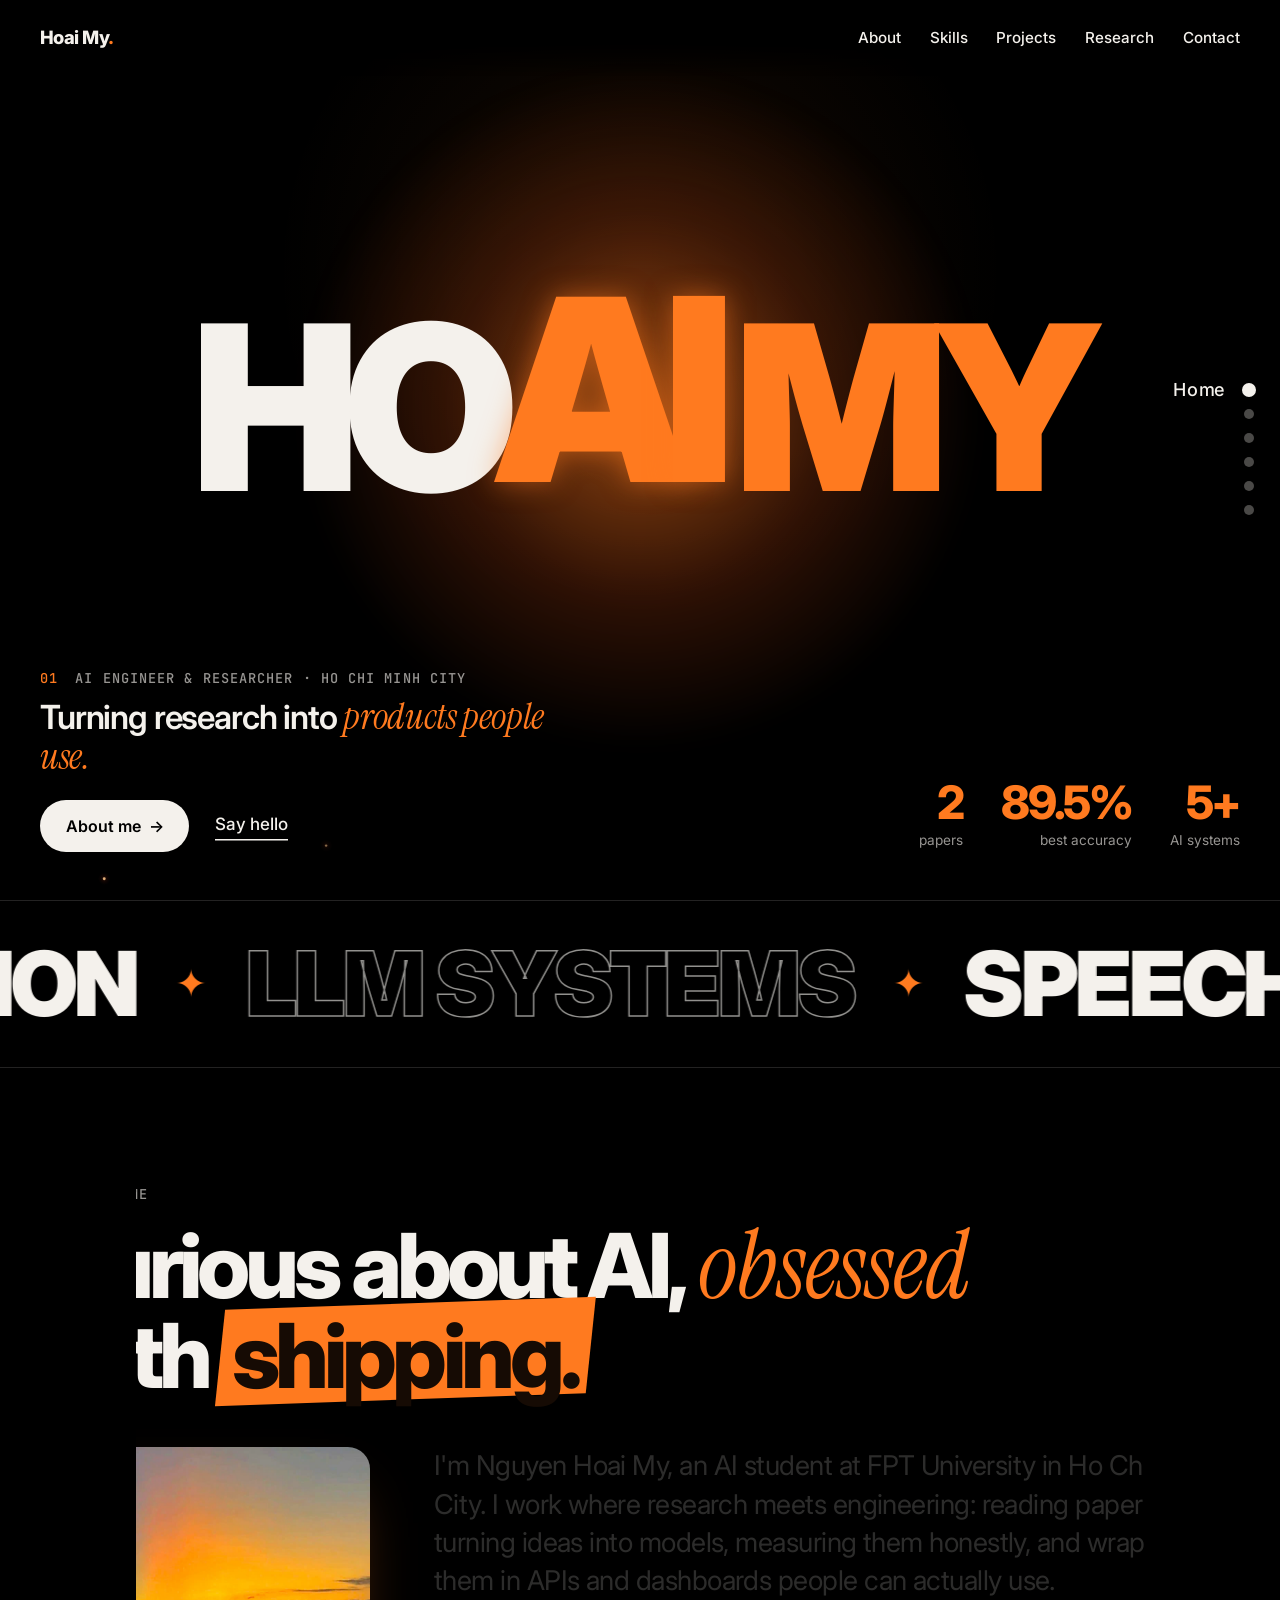
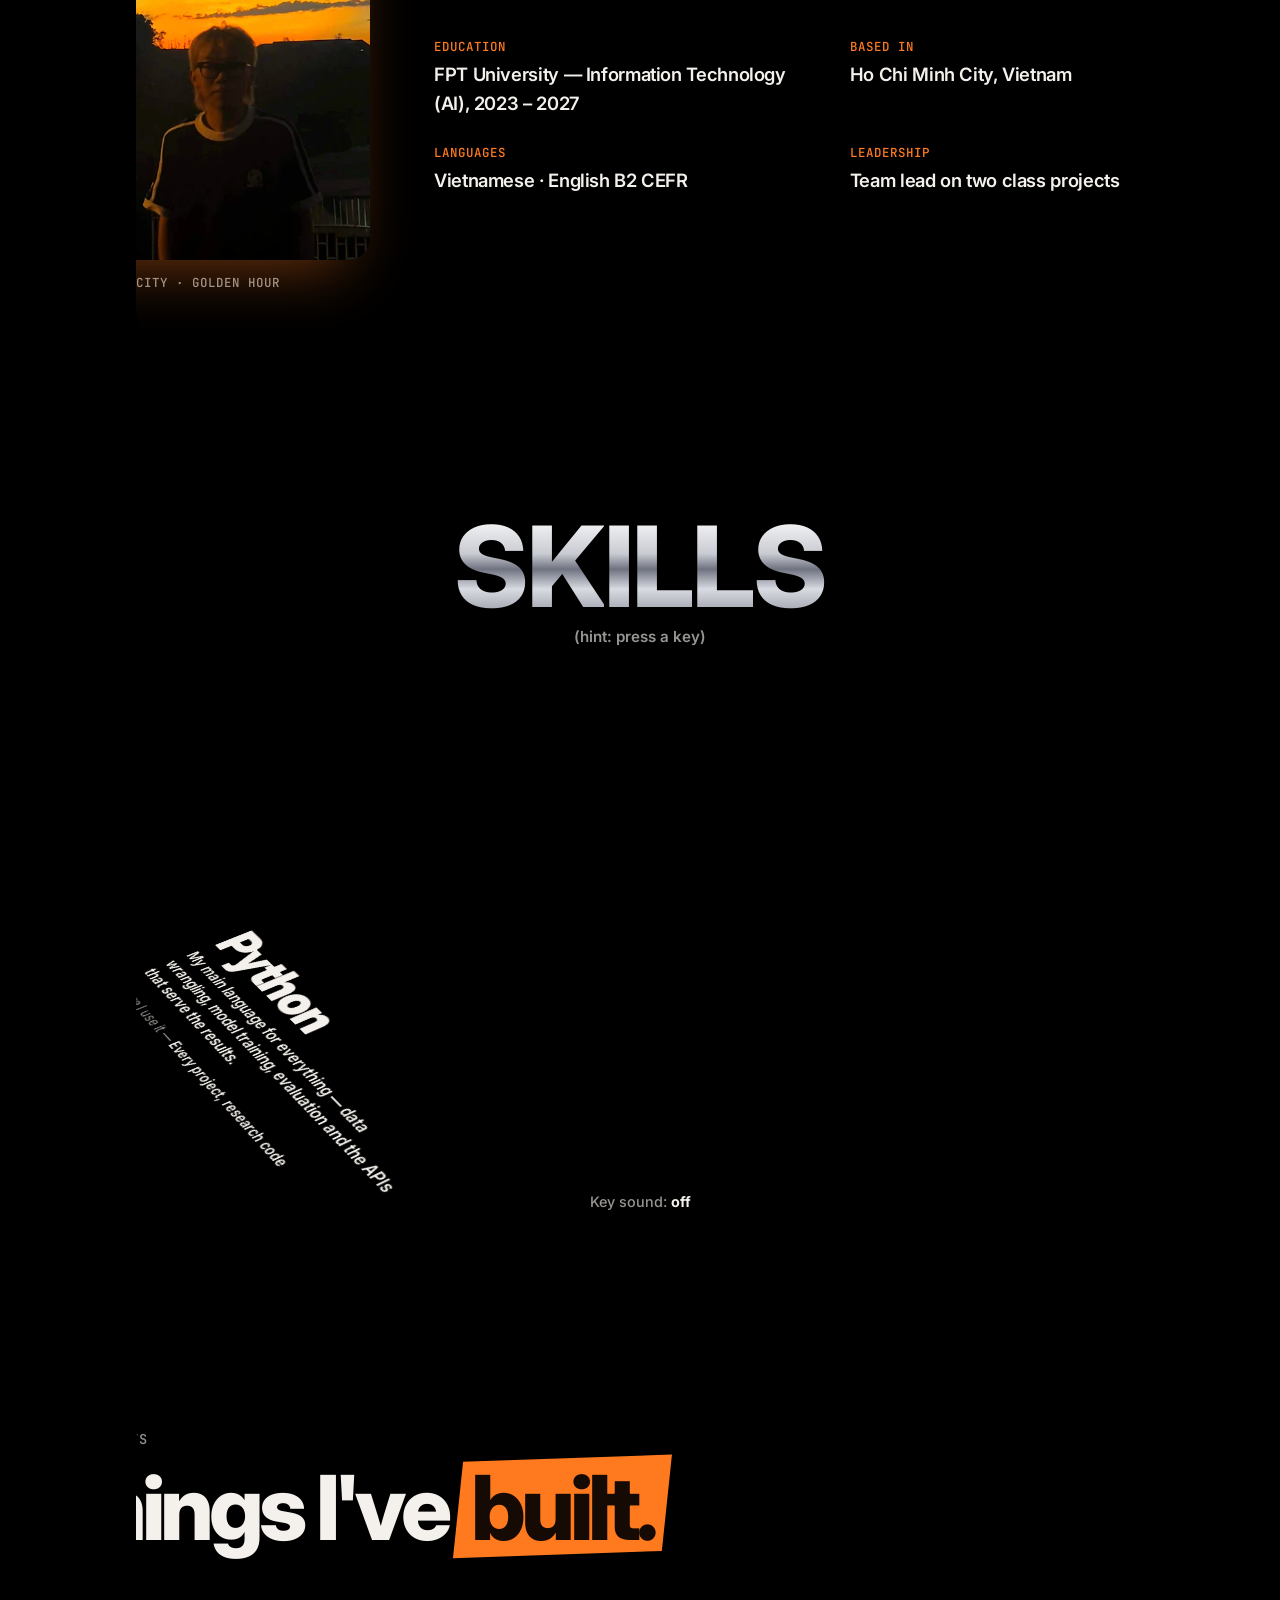
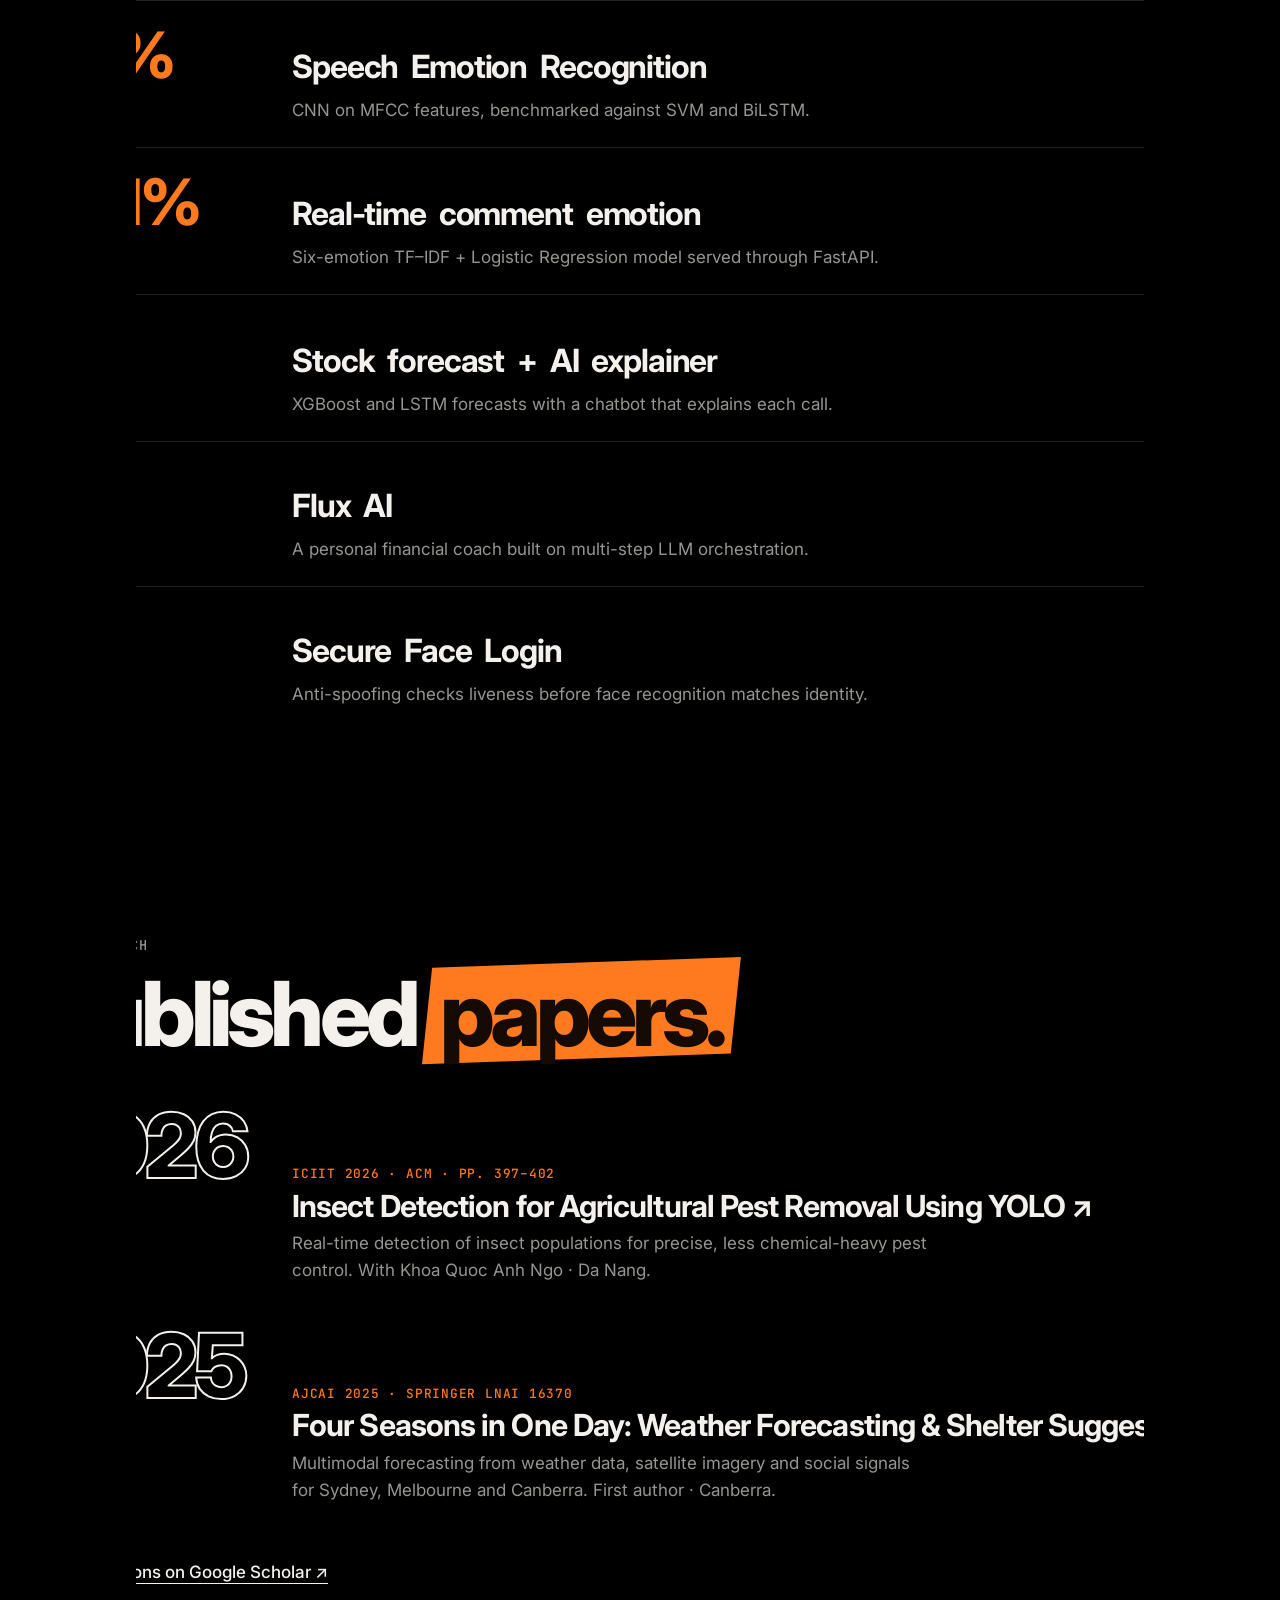
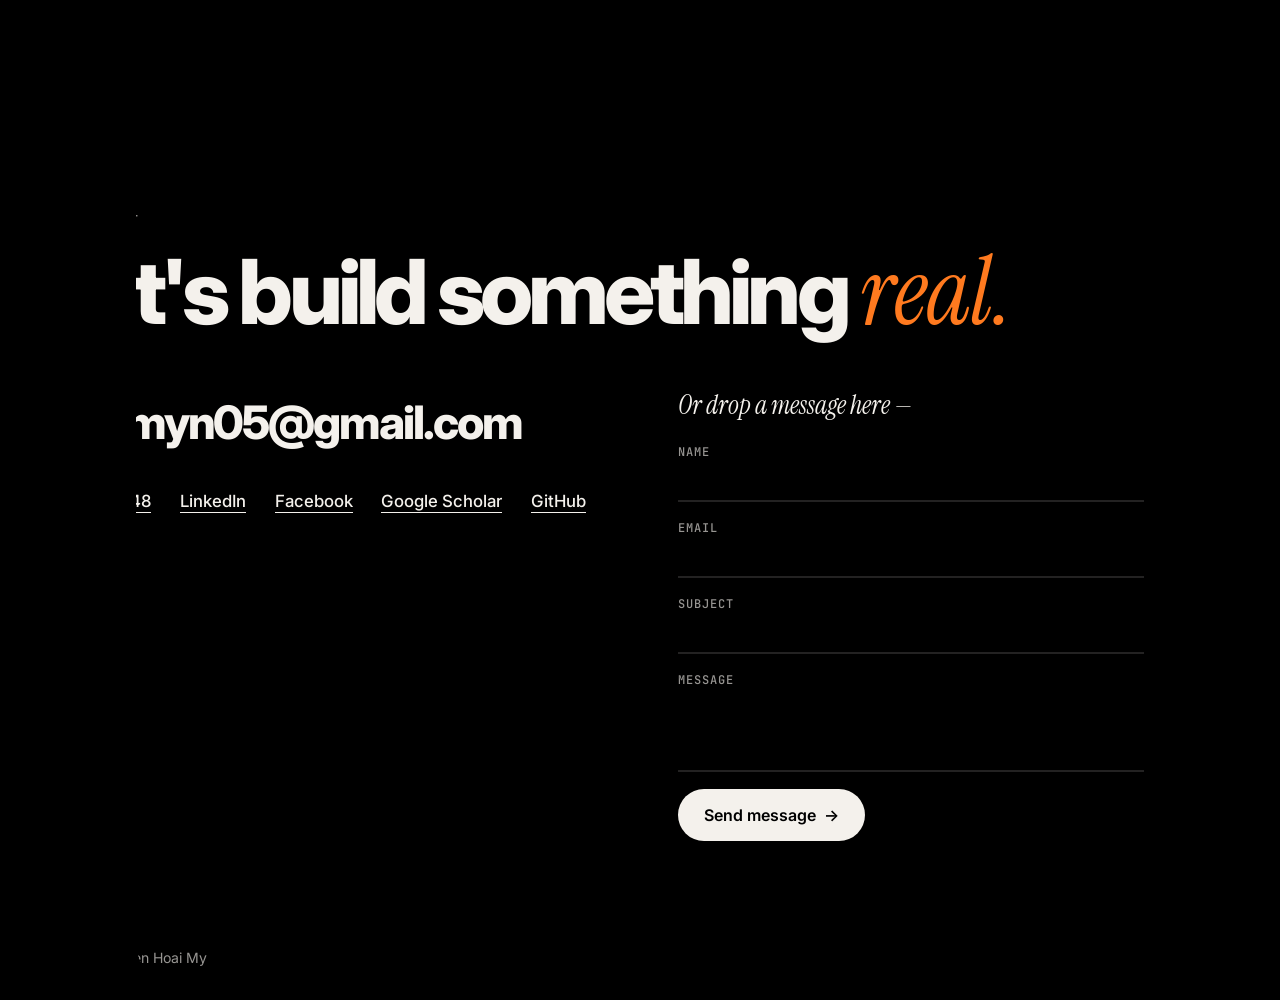
<file: index.html>
<!doctype html>
<html lang="en">
<head>
  <meta charset="utf-8" />
  <meta name="viewport" content="width=device-width, initial-scale=1" />
  <meta name="description" content="Nguyen Hoai My — AI Engineer & Researcher in Ho Chi Minh City. Computer vision, speech and LLM systems. Published at AJCAI 2025 and ICIIT 2026." />
  <meta name="theme-color" content="#0c0c0d" />
  <meta property="og:title" content="Nguyen Hoai My · AI Engineer & Researcher" />
  <meta property="og:description" content="Turning AI research into products people use." />
  <meta property="og:image" content="assets/social-preview.jpg" />
  <title>Nguyen Hoai My · AI Engineer &amp; Researcher</title>
  <link rel="icon" href="assets/favicon.svg" type="image/svg+xml" />
  <link rel="preload" as="image" href="assets/hoai-my.jpg" />
  <link rel="preconnect" href="https://fonts.googleapis.com" />
  <link rel="preconnect" href="https://fonts.gstatic.com" crossorigin />
  <link href="https://fonts.googleapis.com/css2?family=Inter:wght@400;500;600;700;800&family=Instrument+Serif:ital@0;1&family=JetBrains+Mono:wght@500&display=swap" rel="stylesheet" />
  <link rel="stylesheet" href="styles.css" />
  <script defer src="fire-cursor.js"></script>
  <script defer src="script.js"></script>
</head>
<body data-scene="home">
  <a class="skip-link" href="#main">Skip to content</a>
  <div class="spotlight" aria-hidden="true"></div>
  <canvas id="fire" aria-hidden="true"></canvas>
  <div class="wipe" aria-hidden="true"><i></i><i></i><i></i><i></i><i></i><i></i></div>

  <header class="site-header">
    <a class="brand" href="#home" data-wipe>Hoai My<span>.</span></a>
    <nav aria-label="Primary navigation">
      <a href="#about" data-wipe data-scramble>About</a>
      <a href="#skills" data-wipe data-scramble>Skills</a>
      <a href="#projects" data-wipe data-scramble>Projects</a>
      <a href="#research" data-wipe data-scramble>Research</a>
      <a href="#contact" data-wipe data-scramble>Contact</a>
    </nav>
  </header>

  <nav class="pager" aria-label="Page sections">
    <a href="#home" data-label="Home" data-wipe></a>
    <a href="#about" data-label="About me" data-wipe></a>
    <a href="#skills" data-label="Skills" data-wipe></a>
    <a href="#projects" data-label="Projects" data-wipe></a>
    <a href="#research" data-label="Research" data-wipe></a>
    <a href="#contact" data-label="Contact" data-wipe></a>
  </nav>

  <main id="main">
    <!-- 01 Home -->
    <section class="page home" id="home" data-scene="home">
      <div class="hero-stage">
        <h1 class="hero-name giant" aria-label="Hoai My"><span class="hn hn-1" data-split>HOAI</span><span class="hn hn-2" data-split>MY</span></h1>
        <div class="hero-glow" aria-hidden="true"></div>

      </div>
      <div class="hero-bottom">
        <div class="hero-copy">
          <p class="index"><b>01</b> AI engineer &amp; researcher · Ho Chi Minh City</p>
          <p class="lead reveal">Turning research into <em>products people use.</em></p>
          <div class="actions reveal">
            <a class="btn btn-solid magnetic" href="#about" data-wipe><span data-scramble>About me</span> →</a>
            <a class="link" href="#contact" data-wipe data-scramble>Say hello</a>
          </div>
        </div>
        <dl class="numbers reveal">
          <div><dt data-count="2">2</dt><dd>papers</dd></div>
          <div><dt data-count="89.5" data-decimals="1" data-suffix="%">89.5%</dt><dd>best accuracy</dd></div>
          <div><dt data-count="5" data-suffix="+">5+</dt><dd>AI systems</dd></div>
        </dl>
      </div>
    </section>

    <div class="band" aria-hidden="true"><div class="band-track"><span>AI ENGINEER</span><i>✦</i><span class="o">RESEARCHER</span><i>✦</i><span>COMPUTER VISION</span><i>✦</i><span class="o">LLM SYSTEMS</span><i>✦</i><span>SPEECH AI</span><i>✦</i><span>AI ENGINEER</span><i>✦</i><span class="o">RESEARCHER</span><i>✦</i><span>COMPUTER VISION</span><i>✦</i><span class="o">LLM SYSTEMS</span><i>✦</i><span>SPEECH AI</span><i>✦</i></div></div>

    <!-- 02 About -->
    <section class="page" id="about" data-scene="about">
      <p class="index"><b>02</b> About me</p>
      <h2 class="title fx">Curious about AI, <em>obsessed</em> with <mark>shipping.</mark></h2>
      <div class="about-grid">
        <figure class="about-photo reveal">
          <img src="assets/hoai-my-about.webp" width="960" height="1280" alt="Nguyen Hoai My at sunset" loading="lazy" />
          <figcaption>Ho Chi Minh City · golden hour</figcaption>
        </figure>
        <div class="about-text">
        <p class="about-lead" data-scroll-lit>I'm Nguyen Hoai My, an AI student at FPT University in Ho Chi Minh City. I work where research meets engineering: reading papers, turning ideas into models, measuring them honestly, and wrapping them in APIs and dashboards people can actually use.</p>
        <dl class="facts reveal">
          <div><dt>Education</dt><dd>FPT University — Information Technology (AI), 2023 – 2027</dd></div>
          <div><dt>Based in</dt><dd>Ho Chi Minh City, Vietnam</dd></div>
          <div><dt>Languages</dt><dd>Vietnamese · English B2 CEFR</dd></div>
          <div><dt>Leadership</dt><dd>Team lead on two class projects</dd></div>
        </dl>
        </div>
      </div>
    </section>

    <!-- 03 Skills -->
    <section class="page" id="skills" data-scene="skills">
      <p class="index"><b>03</b> Skills</p>
      <h2 class="title skills-title fx" aria-label="Skills">SKILLS</h2>
      <p class="hint words">(hint: press a key)</p>
      <div class="skills-layout">
        <div class="keyboard-stage">
          <div class="keyboard" role="group" aria-label="Skills keyboard. Hover, tap or focus a key to read about the skill.">
  <aside class="key-note" aria-live="polite">
          <p class="note-cat">Language</p>
          <h3 class="note-name">Python</h3>
          <p class="note-desc">My main language for everything — data wrangling, model training, evaluation and the APIs that serve the results.</p>
          <p class="note-used"><span>Where I use it —</span> <b>Every project, research code</b></p>
        </aside>
            <div class="krow">
              <button class="key ink-dark" style="--i:0; --c:#f9d342" data-skill="python"><span class="cap"><img src="assets/logos/python.svg" alt="" /><span>Python</span></span></button>
              <button class="key" style="--i:1; --c:#3a9fc9" data-skill="numpy"><span class="cap"><img src="assets/logos/numpy.svg" alt="" /><span>NumPy</span></span></button>
              <button class="key" style="--i:2; --c:#e70488" data-skill="pandas"><span class="cap"><img src="assets/logos/pandas.svg" alt="" /><span>pandas</span></span></button>
              <button class="key" style="--i:3; --c:#2f5f8f" data-skill="sql"><span class="cap"><img src="assets/logos/sql.svg" alt="" /><span>SQL</span></span></button>
              <button class="key ink-dark text-legend" style="--i:4; --c:#ff8a1f" data-skill="matplotlib"><span class="cap"><img src="assets/logos/matplotlib.svg" alt="" /><span>Matplotlib</span></span></button>
            </div>
            <div class="krow">
              <button class="key text-legend" style="--i:5; --c:#7a5af8" data-skill="seaborn"><span class="cap"><img src="assets/logos/seaborn.svg" alt="" /><span>Seaborn</span></span></button>
              <button class="key" style="--i:6; --c:#ee4c2c" data-skill="pytorch"><span class="cap"><img src="assets/logos/pytorch.svg" alt="" /><span>PyTorch</span></span></button>
              <button class="key ink-dark" style="--i:7; --c:#ffb000" data-skill="tensorflow"><span class="cap"><img src="assets/logos/tensorflow.svg" alt="" /><span>TensorFlow</span></span></button>
              <button class="key text-legend" style="--i:8; --c:#c4122f" data-skill="keras"><span class="cap"><img src="assets/logos/keras.svg" alt="" /><span>Keras</span></span></button>
              <button class="key text-legend" style="--i:9; --c:#2b2d36" data-skill="sklearn"><span class="cap"><img src="assets/logos/sklearn.svg" alt="" /><span>scikit-learn</span></span></button>
            </div>
            <div class="krow">
              <button class="key" style="--i:10; --c:#1592d1" data-skill="xgboost"><span class="cap"><img src="assets/logos/xgboost.svg" alt="" /><span>XGBoost</span></span></button>
              <button class="key ink-dark" style="--i:11; --c:#34d27b" data-skill="opencv"><span class="cap"><img src="assets/logos/opencv.svg" alt="" /><span>OpenCV</span></span></button>
              <button class="key" style="--i:12; --c:#1631c4" data-skill="yolo"><span class="cap"><img src="assets/logos/yolo.svg" alt="" /><span>YOLO</span></span></button>
              <button class="key" style="--i:13; --c:#2496ed" data-skill="docker"><span class="cap"><img src="assets/logos/docker.svg" alt="" /><span>Docker</span></span></button>
              <button class="key" style="--i:14; --c:#05998b" data-skill="fastapi"><span class="cap"><img src="assets/logos/fastapi.svg" alt="" /><span>FastAPI</span></span></button>
            </div>
            <div class="krow">
              <button class="key" style="--i:15; --c:#ff4b4b" data-skill="streamlit"><span class="cap"><img src="assets/logos/streamlit.svg" alt="" /><span>Streamlit</span></span></button>
              <button class="key key-space ink-dark" style="--i:16; --c:#efe9df" data-skill="libs"><span class="cap"><span>Python libraries</span></span></button>
            </div>
          </div>
          <button class="sound-toggle link" type="button" aria-pressed="false">Key sound: <b>off</b></button>
        </div>


      </div>
    </section>

    <!-- 04 Projects -->
    <section class="page" id="projects" data-scene="projects">
      <p class="index"><b>04</b> Projects</p>
      <h2 class="title fx">Things I've <mark>built.</mark></h2>
      <ol class="works">
        <li class="work reveal" tabindex="0">
          <span class="work-metric" data-count="87" data-suffix="%">87%</span>
          <div class="work-body">
            <h3>Speech Emotion Recognition <span class="plus" aria-hidden="true">+</span></h3>
            <p>CNN on MFCC features, benchmarked against SVM and BiLSTM.</p>
            <div class="work-more"><div>
              <p class="work-meta"><b>Sep – Nov 2025</b> · Team lead · team of 4</p>
              <ul><li>Extracted MFCC features from speech recordings</li><li>Designed and trained a CNN emotion classifier</li><li>Compared against SVM and BiLSTM baselines — the CNN captured emotional patterns best</li></ul>
              <p class="work-tech"><span>Python</span><span>TensorFlow / Keras</span><span>Librosa · MFCC</span><span>scikit-learn</span></p>
            </div></div>
          </div>
        </li>
        <li class="work reveal" tabindex="0">
          <span class="work-metric" data-count="89.5" data-decimals="1" data-suffix="%">89.5%</span>
          <div class="work-body">
            <h3>Real-time comment emotion <span class="plus" aria-hidden="true">+</span></h3>
            <p>Six-emotion TF–IDF + Logistic Regression model served through FastAPI.</p>
            <div class="work-more"><div>
              <p class="work-meta"><b>Sep – Nov 2025</b> · Team of 4</p>
              <ul><li>Trained on a 6-class Kaggle dataset (joy, sadness, anger…)</li><li>TF–IDF features with Logistic Regression</li><li>Served real-time predictions to a web app through FastAPI — macro F1 0.86</li></ul>
              <p class="work-tech"><span>Python</span><span>scikit-learn</span><span>FastAPI</span><span>TF–IDF</span></p>
            </div></div>
          </div>
        </li>
        <li class="work reveal" tabindex="0">
          <span class="work-metric" data-count="1.3" data-decimals="1">1.3</span>
          <div class="work-body">
            <h3>Stock forecast + AI explainer <span class="plus" aria-hidden="true">+</span></h3>
            <p>XGBoost and LSTM forecasts with a chatbot that explains each call.</p>
            <div class="work-more"><div>
              <p class="work-meta"><b>May – Aug 2025</b> · Team lead · team of 3</p>
              <ul><li>Forecast prices from historical data with XGBoost and LSTM</li><li>Built an interactive Streamlit dashboard</li><li>Integrated an OpenAI-powered chatbot to answer questions and explain predictions — 58% hit rate, Sharpe 1.3</li></ul>
              <p class="work-tech"><span>Python</span><span>XGBoost</span><span>LSTM</span><span>Streamlit</span><span>OpenAI API</span></p>
            </div></div>
          </div>
        </li>
        <li class="work reveal" tabindex="0">
          <span class="work-metric small">now</span>
          <div class="work-body">
            <h3>Flux AI <span class="plus" aria-hidden="true">+</span></h3>
            <p>A personal financial coach built on multi-step LLM orchestration.</p>
            <div class="work-more"><div>
              <p class="work-meta"><b>In development</b> · Personal project</p>
              <ul><li>Multi-step LLM orchestration turns financial context into explainable guidance</li><li>Backend AI services designed for deployment</li></ul>
              <p class="work-tech"><span>LLMs</span><span>FastAPI</span><span>Docker</span><span>PostgreSQL</span><span>AWS EC2</span></p>
            </div></div>
          </div>
        </li>
        <li class="work reveal" tabindex="0">
          <span class="work-metric small">cv</span>
          <div class="work-body">
            <h3>Secure Face Login <span class="plus" aria-hidden="true">+</span></h3>
            <p>Anti-spoofing checks liveness before face recognition matches identity.</p>
            <div class="work-more"><div>
              <p class="work-meta"><b>Built</b> · Computer vision</p>
              <ul><li>Face Anti-Spoofing verifies a real, live face first</li><li>Face Recognition then matches identity for secure login</li></ul>
              <p class="work-tech"><span>PyTorch</span><span>OpenCV</span><span>Computer vision</span></p>
            </div></div>
          </div>
        </li>
      </ol>
    </section>

    <!-- 05 Research -->
    <section class="page" id="research" data-scene="research">
      <p class="index"><b>05</b> Research</p>
      <h2 class="title fx">Published <mark>papers.</mark></h2>
      <div class="papers">
        <a class="paper reveal" href="https://doi.org/10.1145/3805862.3805923">
          <span class="year">2026</span>
          <span class="venue">ICIIT 2026 · ACM · pp. 397–402</span>
          <h3>Insect Detection for Agricultural Pest Removal Using YOLO <span aria-hidden="true">↗</span></h3>
          <p>Real-time detection of insect populations for precise, less chemical-heavy pest control. With Khoa Quoc Anh Ngo · Da Nang.</p>
        </a>
        <a class="paper reveal" href="https://doi.org/10.1007/978-981-95-4969-6_33">
          <span class="year">2025</span>
          <span class="venue">AJCAI 2025 · Springer LNAI 16370</span>
          <h3>Four Seasons in One Day: Weather Forecasting &amp; Shelter Suggestion <span aria-hidden="true">↗</span></h3>
          <p>Multimodal forecasting from weather data, satellite imagery and social signals for Sydney, Melbourne and Canberra. First author · Canberra.</p>
        </a>
      </div>
      <p class="reveal"><a class="link" href="https://scholar.google.com/citations?user=iMd_5b4AAAAJ&amp;hl=vi">All publications on Google Scholar ↗</a></p>
    </section>

    <!-- 06 Contact -->
    <section class="page contact" id="contact" data-scene="contact">
      <p class="index"><b>06</b> Contact</p>
      <h2 class="title fx">Let's build something <em>real.</em></h2>
      <div class="contact-grid">
        <div class="contact-info reveal">
          <a class="mail" href="mailto:hoaimyn05@gmail.com">hoaimyn05@gmail.com</a>
          <ul class="socials">
            <li><a class="link" href="tel:+84982289048">0982 289 048</a></li>
            <li><a class="link" href="https://www.linkedin.com/in/hoimy935/">LinkedIn</a></li>
            <li><a class="link" href="https://www.facebook.com/hoimy.935/">Facebook</a></li>
            <li><a class="link" href="https://scholar.google.com/citations?user=iMd_5b4AAAAJ&amp;hl=vi">Google Scholar</a></li>
            <li><a class="link" href="https://github.com/hoaimyn05">GitHub</a></li>
          </ul>
        </div>
        <form class="mail-form reveal" action="https://formsubmit.co/hoaimyn05@gmail.com" method="POST">
          <p class="form-title">Or drop a message here —</p>
          <input type="text" name="_honey" class="honey" tabindex="-1" autocomplete="off" aria-hidden="true" />
          <input type="hidden" name="_captcha" value="false" />
          <input type="hidden" name="_template" value="table" />
          <label class="field"><span>Name</span><input name="name" type="text" required autocomplete="name" /></label>
          <label class="field"><span>Email</span><input name="email" type="email" required autocomplete="email" /></label>
          <label class="field"><span>Subject</span><input name="_subject" type="text" /></label>
          <label class="field"><span>Message</span><textarea name="message" rows="3" required></textarea></label>
          <button class="btn btn-solid send" type="submit"><span class="send-label">Send message</span> →</button>
          <p class="form-status" role="status"></p>
        </form>
      </div>
      <footer>
        <span>© <span id="year"></span> Nguyen Hoai My</span>
        <img class="visitors" src="https://visitor-badge.laobi.icu/badge?page_id=hoaimyn05.github.io&amp;left_text=visitors&amp;left_color=%23160b04&amp;right_color=%23160b04" alt="Visitor count" loading="lazy" onerror="this.remove()" />
      </footer>
    </section>
  </main>
</body>
</html>
</file>
<file: styles.css>
/* Each page is a "scene" with its own keycap colour; the body fades between them */
:root {
  --max: 1200px;
  --ease: cubic-bezier(.2, .8, .2, 1);
  --serif: "Instrument Serif", Georgia, serif;
  --mono: "JetBrains Mono", ui-monospace, monospace;
}
body { --bg: #000000; --text: #f4f1ec; --muted: rgba(244,241,236,.62); --accent: #ff7a1f; --mark: #ff7a1f; --mark-ink: #160b04; --line: rgba(244,241,236,.14); }

* { box-sizing: border-box; }
html { scroll-behavior: smooth; overflow-x: clip; }
body { overflow-x: clip; margin: 0; min-width: 320px; color: var(--text); background: var(--bg); font: 400 17px/1.6 Inter, system-ui, sans-serif; -webkit-font-smoothing: antialiased; transition: background-color .9s var(--ease), color .9s var(--ease); }
a { color: inherit; text-decoration: none; }
em { font-family: var(--serif); font-style: italic; font-weight: 400; letter-spacing: -.01em; color: var(--accent); transition: color .9s var(--ease); }
::selection { background: var(--mark); color: var(--mark-ink); }
.skip-link { position: fixed; left: 1rem; top: -4rem; z-index: 100; padding: .75rem 1rem; background: var(--text); color: var(--bg); }
.skip-link:focus { top: 1rem; }
:focus-visible { outline: 2px solid var(--accent); outline-offset: 4px; }

#fire { position: fixed; inset: 0; z-index: 95; width: 100%; height: 100%; pointer-events: none; }
.fire-cursor, .fire-cursor a, .fire-cursor button { cursor: none; }

/* Scene wipe: keycap-coloured bars sweep up, the page jumps, then they sweep away */
.wipe { position: fixed; inset: 0; z-index: 90; display: flex; pointer-events: none; }
.wipe i { flex: 1; background: var(--w); transform: scaleY(0); transform-origin: bottom; transition: transform .5s cubic-bezier(.7, 0, .3, 1); transition-delay: calc(var(--n) * 45ms); }
.wipe i { --w: #141217; box-shadow: inset 0 3px 0 rgba(255,122,31,.55); }
.wipe i:nth-child(1) { --n: 0; } .wipe i:nth-child(2) { --n: 1; } .wipe i:nth-child(3) { --n: 2; }
.wipe i:nth-child(4) { --n: 3; } .wipe i:nth-child(5) { --n: 4; } .wipe i:nth-child(6) { --n: 5; }
.wipe.cover i { transform: scaleY(1); }
.wipe.leave i { transform-origin: top; }

/* Plain links with a drawn underline */
.link { position: relative; font-weight: 500; background: linear-gradient(currentColor, currentColor) 0 100% / 100% 1.5px no-repeat; padding-bottom: 2px; transition: background-size .45s var(--ease), color .3s; }
.link:hover { background-size: 0 1.5px; background-position: 100% 100%; }
.btn { display: inline-flex; align-items: center; gap: .5rem; height: 52px; padding: 0 1.6rem; border: 0; border-radius: 999px; font: 600 1rem Inter, sans-serif; cursor: pointer; transition: transform .3s var(--ease), background .9s var(--ease), color .9s var(--ease); }
.btn:hover { transform: translateY(-3px) rotate(-1.5deg); }
.btn-solid { background: var(--text); color: var(--bg); }

/* Header */
.site-header, main { width: min(calc(100% - 48px), var(--max)); margin-inline: auto; }
.site-header { position: fixed; left: 0; right: 0; width: auto !important; margin: 0 !important; top: 0; z-index: 50; background: linear-gradient(#000 55%, transparent); padding-inline: max(24px, calc((100% - var(--max)) / 2)); display: flex; align-items: center; justify-content: space-between; height: 76px; color: var(--text); transition: color .9s var(--ease); }
.brand { font-weight: 800; font-size: 1.15rem; letter-spacing: -.03em; }
.brand span { color: #ff7a1f; }
.site-header nav { display: flex; gap: 1.8rem; font-size: .95rem; font-weight: 500; }
.site-header nav a { position: relative; }
.site-header nav a::after { content: ""; position: absolute; left: 0; right: 0; bottom: -4px; height: 2px; background: currentColor; transform: scaleX(0); transform-origin: right; transition: transform .4s var(--ease); }
.site-header nav a:hover::after { transform: scaleX(1); transform-origin: left; }

.pager { position: fixed; right: clamp(12px, 2vw, 26px); top: 50%; z-index: 40; translate: 0 -50%; display: grid; gap: 14px; }
.pager a { position: relative; width: 10px; height: 10px; border-radius: 50%; background: var(--text); opacity: .3; transition: opacity .3s, transform .3s var(--ease), background .9s; }
.pager a::before { content: attr(data-label); position: absolute; right: 22px; top: 50%; translate: 6px -50%; color: var(--text); font: 500 .8rem Inter, sans-serif; white-space: nowrap; opacity: 0; transition: opacity .3s, translate .3s var(--ease); pointer-events: none; }
.pager a:hover, .pager a.active { opacity: 1; transform: scale(1.4); }
.pager a:hover::before, .pager a.active::before { opacity: 1; translate: 0 -50%; }

/* Pages */
.page { min-height: 100svh; display: flex; flex-direction: column; justify-content: center; padding: 110px 0 70px; }
.index { margin: 0 0 1rem; font: 500 .85rem var(--mono); letter-spacing: .08em; text-transform: uppercase; color: var(--muted); }
.index b { color: var(--accent); font-weight: 500; margin-right: .5rem; transition: color .9s var(--ease); }
.title { max-width: 1050px; margin: 0 0 3rem; font-size: clamp(2.8rem, 7vw, 6rem); font-weight: 800; line-height: .98; letter-spacing: -.055em; }
.title em { font-weight: 400; font-size: 1.06em; padding-right: .05em; }
mark { position: relative; z-index: 0; padding: 0 .12em; background: none; color: var(--mark-ink); transition: color .9s var(--ease); }
mark::before { content: ""; position: absolute; inset: .1em -.02em .04em; z-index: -1; background: var(--mark); transform: rotate(-2deg) skewX(-8deg); transition: transform .4s var(--ease), background .9s var(--ease); }
.title:hover mark::before { transform: rotate(1.5deg) skewX(-8deg) scale(1.04); }

/* Letters that drop in and hop */
.ch { display: inline-block; transition: transform .45s cubic-bezier(.3, 1.8, .5, 1), opacity .6s ease, translate .8s var(--ease), rotate .8s var(--ease); transition-delay: 0s, var(--d, 0s), var(--d, 0s), var(--d, 0s); }
.ch:hover { transform: translateY(-.14em) rotate(var(--r, -6deg)) scale(1.08); transition-delay: 0s; }

.fx.is-visible .ch, .giant.is-visible .ch { opacity: 1; translate: 0 0; rotate: 0deg; }

/* Home: giant name behind the cut-out portrait, an outline copy in front */
.home { position: relative; justify-content: flex-end; padding-top: 90px; padding-bottom: 48px; }
.hero-stage { position: relative; height: min(58svh, 620px); display: grid; place-items: center; }
.hero-name { position: absolute; z-index: 3; left: 50%; top: 50%; translate: -50% -50% !important; translate: -50% 0; margin: 0; display: flex; gap: .08em; font-size: clamp(5rem, 18vw, 17rem); font-weight: 900; line-height: .8; letter-spacing: -.06em; white-space: nowrap; pointer-events: none; user-select: none; }
.hn { display: inline-block; transform: translateX(var(--px, 0)); transition: transform .2s linear; }
.hero-name .hn-1 { color: #f4f1ec; }
.hero-name .hn-2 { color: #ff7a1f; }
.hero-glow { position: absolute; left: 50%; top: 50%; bottom: auto; width: min(60vw, 680px); transform: translate(var(--gx2, 0), calc(-50% + var(--gy2, 0px))); transition: transform .6s cubic-bezier(.2, .8, .2, 1); aspect-ratio: 1; translate: -50% 0; border-radius: 50%; background: radial-gradient(closest-side, rgba(255,122,31,.55), rgba(255,94,26,.18) 55%, transparent); filter: blur(10px); z-index: 1; animation: breathe 6s ease-in-out infinite; }
@keyframes breathe { 50% { scale: 1.08; opacity: .8; } }
/* Smaller, sharper portrait that sways side to side, follows the pointer and slides on scroll */
.cutout-wrap { position: relative; z-index: 2; height: 46%; aspect-ratio: 870 / 1110; transform: translate3d(calc(var(--mx, 0px) + var(--sx, 0px)), var(--cy, 0), 0) rotateY(var(--ry, 0deg)) rotateZ(var(--rz2, 0deg)); transform-origin: bottom center; transition: transform .5s cubic-bezier(.2, .8, .2, 1); animation: sway 7s ease-in-out infinite; perspective: 900px; }
@keyframes sway { 0%, 100% { translate: -4vw 0; } 50% { translate: 4vw -6px; } }
.cutout { position: absolute; inset: 0; width: 100%; height: 100%; object-fit: contain; object-position: bottom; filter: contrast(1.04); -webkit-mask-image: linear-gradient(#000 86%, transparent); mask-image: linear-gradient(#000 86%, transparent); animation: rise-in 1.4s cubic-bezier(.16, 1, .3, 1) .2s both; }
/* An orange after-image trails behind when the portrait moves */
.cutout-ghost { filter: brightness(.5) sepia(1) saturate(6) hue-rotate(-15deg); opacity: .4; transform: translateX(var(--gx, 0)); transition: transform .9s cubic-bezier(.2, .8, .2, 1); }
@keyframes rise-in { from { opacity: 0; transform: translateY(12%) scale(.96); } }
.hero-bottom { position: relative; z-index: 4; display: flex; justify-content: space-between; align-items: flex-end; gap: 2rem; margin-top: 0; }
.hero-copy .index { margin-bottom: .6rem; }
.lead { max-width: 520px; margin: 0 0 1.4rem; font-size: clamp(1.5rem, 2.6vw, 2.2rem); line-height: 1.1; letter-spacing: -.035em; font-weight: 600; }
.lead em { font-size: 1.1em; }
.actions { display: flex; align-items: center; gap: 1.6rem; }
.numbers { display: flex; gap: 2.4rem; margin: 0; text-align: right; }
.numbers dt { font-size: clamp(2rem, 3.6vw, 3rem); font-weight: 800; letter-spacing: -.05em; line-height: 1; color: var(--accent); }
.numbers dd { margin: .3rem 0 0; color: var(--muted); font-size: .85rem; }

/* Big outlined marquee whose speed follows the scroll */
.band { width: 100vw; margin-left: calc(50% - 50vw); overflow: hidden; padding: 2.4rem 0; border-block: 1px solid var(--line); }
.band-track { display: flex; align-items: center; gap: 2.4rem; width: max-content; transform: translateX(var(--bx, 0)); will-change: transform; }
.band span { font-size: clamp(2.6rem, 7vw, 6rem); font-weight: 900; letter-spacing: -.04em; line-height: 1; white-space: nowrap; }
.band .o { color: transparent; -webkit-text-stroke: 1.5px rgba(244,241,236,.6); }
.band i { color: #ff7a1f; font-style: normal; font-size: 2.4rem; }

/* About paragraph lights up word by word as you scroll through it */
[data-scroll-lit] .lw { opacity: .18; transition: opacity .25s linear, color .25s; }
[data-scroll-lit] .lw.on { opacity: 1; }
[data-scroll-lit] .lw.hot { color: #ff7a1f; }

/* Magnetic button */
.magnetic { transition: transform .25s var(--ease), background .9s, color .9s; }

/* About */
.about-grid { display: grid; grid-template-columns: 1.2fr .8fr; gap: clamp(2rem, 6vw, 6rem); align-items: start; }
.about-lead { margin: 0; font-size: clamp(1.25rem, 2.2vw, 1.7rem); line-height: 1.4; letter-spacing: -.02em; }
.facts { margin: 0; display: grid; gap: 1.6rem; }
.facts dt { font: 500 .78rem var(--mono); text-transform: uppercase; letter-spacing: .08em; color: var(--accent); transition: color .9s var(--ease); }
.facts dd { margin: .3rem 0 0; font-size: 1.15rem; font-weight: 600; letter-spacing: -.02em; }

/* Skills: isometric board of chunky 3D keycaps (real side walls, no case) */
@property --h { syntax: "<length>"; inherits: true; initial-value: 40px; }
#skills { align-items: center; text-align: center; }
#skills > .index { align-self: flex-start; }
.skills-title { margin: 0; font-size: clamp(3.6rem, 9vw, 7rem); letter-spacing: -.02em; background: linear-gradient(180deg, #ffffff 0%, #c9cbd2 38%, #6f7280 52%, #d9dbe2 70%, #8a8d99 100%); -webkit-background-clip: text; background-clip: text; color: transparent; }
.skills-title .ch { background: linear-gradient(180deg, #ffffff 0%, #c9cbd2 38%, #6f7280 52%, #d9dbe2 70%, #8a8d99 100%); -webkit-background-clip: text; background-clip: text; color: transparent; }
.hint { margin: .2rem 0 0; color: var(--muted); font-weight: 600; font-size: .95rem; }
.skills-layout { width: 100%; display: grid; justify-items: center; }
.keyboard-stage { --k: 92px; --g: 14px; perspective: 1800px; width: 100%; display: grid; place-items: center; padding: 1rem 0 0; min-height: 600px; }
.keyboard { --rx: 54deg; --rz: -38deg; position: relative; display: grid; grid-template-columns: repeat(5, var(--k)); grid-auto-rows: var(--k); gap: var(--g); transform-style: preserve-3d; transform: rotateX(var(--rx)) rotateZ(var(--rz)); transition: transform .8s var(--ease); }
.keyboard::before { content: ""; position: absolute; inset: -18px; border-radius: 26px; background: radial-gradient(closest-side, rgba(0,0,0,.55), transparent); filter: blur(18px); transform: translateZ(-1px); }
.krow { display: contents; }
.key { --c: #888; --h: 40px; --r: 14px; position: relative; width: var(--k); height: var(--k); padding: 0; border: 0; background: none; color: #fff; cursor: pointer; transform-style: preserve-3d; transition: --h .14s ease-out, transform 1s cubic-bezier(.2, .9, .25, 1.1), opacity .6s ease; }
.key-space { grid-column: span 4; width: auto; }
.side { position: absolute; display: block; pointer-events: none; }
.s-front { left: 6px; right: 6px; top: calc(100% - 1px); height: var(--h); transform-origin: top; transform: rotateX(90deg); background: linear-gradient(0deg, color-mix(in srgb, var(--c) 72%, #000), color-mix(in srgb, var(--c) 48%, #000)); border-radius: 0 0 10px 10px; }
.s-back { left: 6px; right: 6px; bottom: calc(100% - 1px); height: var(--h); transform-origin: bottom; transform: rotateX(-90deg); background: color-mix(in srgb, var(--c) 55%, #000); }
.s-right { top: 6px; bottom: 6px; left: calc(100% - 1px); width: var(--h); transform-origin: left; transform: rotateY(-90deg); background: linear-gradient(270deg, color-mix(in srgb, var(--c) 62%, #000), color-mix(in srgb, var(--c) 40%, #000)); border-radius: 0 10px 10px 0; }
.s-left { top: 6px; bottom: 6px; right: calc(100% - 1px); width: var(--h); transform-origin: right; transform: rotateY(90deg); background: color-mix(in srgb, var(--c) 82%, #000); }
/* Rounded top of the cap, a little smaller than the base, floating at the key height */
.cap { position: absolute; inset: 0; transform: translateZ(var(--h)); border-radius: var(--r); display: grid; place-items: center; align-content: center; gap: .25rem; background: radial-gradient(120% 120% at 30% 25%, color-mix(in srgb, var(--c) 78%, #fff) 0%, var(--c) 45%, color-mix(in srgb, var(--c) 85%, #000) 100%); box-shadow: inset 0 0 0 1px rgba(255,255,255,.12), inset -6px -8px 14px rgba(0,0,0,.22), inset 5px 6px 10px rgba(255,255,255,.18); }
.cap img { width: 48%; max-width: 44px; aspect-ratio: 1; object-fit: contain; filter: brightness(0) invert(1); opacity: .95; }
.cap span { display: none; }
.text-legend .cap img { display: none; }
.text-legend .cap span { display: block; font: 800 .82rem Inter, sans-serif; letter-spacing: -.01em; line-height: 1.1; text-align: center; }
.ink-dark { color: #1a1712; }
.ink-dark .cap img { filter: brightness(0); opacity: .78; }
.key-space .cap span { display: block; font: 800 1.05rem Inter, sans-serif; letter-spacing: .02em; text-transform: uppercase; }
.key:hover, .key:focus-visible, .key.pressed, .key.typing { --h: 10px; }
.key.active .cap { box-shadow: inset 0 0 0 1px rgba(255,255,255,.12), inset -6px -8px 14px rgba(0,0,0,.22), inset 5px 6px 10px rgba(255,255,255,.18), 0 0 0 3px #fff; }
.key:focus-visible { outline: none; }
/* Keys fly in from all around (and from above), then fly back out */
.keyboard .key { opacity: 0; transform: translate3d(var(--fx, 0), var(--fy, 0), var(--fz, 400px)) rotateZ(var(--fr, 0deg)); transition-delay: 0s, calc(var(--i) * 25ms), calc(var(--i) * 25ms); }
.keyboard-stage.in .key { opacity: 1; transform: none; transition-delay: 0s, calc(.15s + var(--i) * 55ms), calc(.15s + var(--i) * 55ms); }
/* Note printed along the left edge of the board, in the same tilted plane */
.key-note { position: absolute; top: 0; left: calc(-1 * var(--note-w) - 28px); --note-w: 190px; width: calc(4 * var(--k) + 3 * var(--g)); height: var(--note-w); transform-origin: top left; transform: rotate(90deg) translateY(-100%); text-align: left; display: flex; flex-direction: column; justify-content: flex-end; pointer-events: none; }
.key-note > * { transition: opacity .25s, transform .35s var(--ease); }
.key-note.swap > * { opacity: 0; transform: translateY(14px); }
.note-cat { display: none; }
.note-name { margin: 0; font-size: 3.4rem; font-weight: 900; line-height: .95; letter-spacing: -.04em; color: var(--note, var(--text)); transition: color .4s; }
.note-desc { margin: .5rem 0 0; font-size: 1.05rem; font-weight: 600; line-height: 1.3; }
.note-used { margin: .5rem 0 0; color: var(--muted); font-size: .9rem; }
.note-used b { color: var(--text); font-weight: 600; }
.sound-toggle { margin-top: .4rem; border: 0; background: none; color: var(--muted); font: 500 .9rem Inter, sans-serif; cursor: pointer; }
.sound-toggle b { color: var(--text); }

/* Projects */
.works { list-style: none; margin: 0; padding: 0; }
.work { display: grid; grid-template-columns: minmax(150px, 220px) 1fr; gap: 2rem; align-items: baseline; padding: 1.4rem 0; border-top: 1px solid var(--line); transition: padding .5s var(--ease), border-color .9s; }
.work:hover { padding-left: 1rem; }
.work-metric { font-size: clamp(2.6rem, 5vw, 4rem); font-weight: 800; letter-spacing: -.05em; line-height: 1; color: var(--accent); transition: color .9s var(--ease), transform .5s var(--ease); }
.work:hover .work-metric { transform: rotate(-4deg) scale(1.05); }
.work-metric.small { font-family: var(--serif); font-style: italic; font-weight: 400; }
.work h3 { margin: 0; font-size: clamp(1.4rem, 2.6vw, 2rem); font-weight: 700; letter-spacing: -.035em; }
.work p { margin: .3rem 0 0; color: var(--muted); max-width: 640px; }
.work p i { color: var(--text); font-style: normal; font-weight: 500; }

/* Research */
.papers { display: grid; gap: 2.6rem; margin-bottom: 2.4rem; }
.paper { display: grid; grid-template-columns: minmax(150px, 220px) 1fr; column-gap: 2rem; align-items: baseline; }
.year { grid-row: 1 / 4; font-size: clamp(3.4rem, 7vw, 6rem); font-weight: 800; letter-spacing: -.06em; line-height: .9; color: transparent; -webkit-text-stroke: 2px var(--text); transition: color .4s, -webkit-text-stroke-color .9s; }
.paper:hover .year { color: var(--accent); -webkit-text-stroke-color: var(--accent); }
.venue { font: 500 .8rem var(--mono); text-transform: uppercase; letter-spacing: .06em; color: var(--accent); }
.paper h3 { margin: .4rem 0 .4rem; font-size: clamp(1.3rem, 2.4vw, 1.9rem); font-weight: 700; letter-spacing: -.03em; line-height: 1.15; }
.paper h3 span { display: inline-block; transition: transform .3s var(--ease); }
.paper:hover h3 span { transform: translate(4px, -4px); }
.paper p { margin: 0; color: var(--muted); max-width: 640px; }

/* Contact */
.contact { padding-bottom: 30px; }
.contact-grid { display: grid; grid-template-columns: 1fr 1fr; gap: clamp(2rem, 6vw, 6rem); align-items: start; }
.mail { display: inline-block; font-size: clamp(1.6rem, 3.6vw, 3rem); font-weight: 800; letter-spacing: -.045em; overflow-wrap: anywhere; background: linear-gradient(currentColor, currentColor) 0 100% / 0 4px no-repeat; transition: background-size .6s var(--ease); }
.mail:hover { background-size: 100% 4px; }
.socials { list-style: none; display: flex; flex-wrap: wrap; gap: .9rem 1.8rem; margin: 1.8rem 0 0; padding: 0; font-size: 1.05rem; }
.mail-form { display: grid; gap: 1.1rem; }
.form-title { margin: 0; font-family: var(--serif); font-style: italic; font-size: 1.6rem; }
.honey { position: absolute; left: -9999px; width: 1px; height: 1px; opacity: 0; }
.field { display: grid; gap: .2rem; }
.field span { font: 500 .75rem var(--mono); text-transform: uppercase; letter-spacing: .08em; color: var(--muted); }
.field input, .field textarea { width: 100%; padding: .5rem 0; border: 0; border-bottom: 2px solid var(--line); border-radius: 0; background: transparent; color: var(--text); font: 500 1.1rem Inter, sans-serif; resize: vertical; transition: border-color .3s; }
.field input:focus, .field textarea:focus { outline: none; border-bottom-color: var(--text); }
.send { justify-self: start; }
.send[disabled] { opacity: .6; pointer-events: none; }
.form-status { min-height: 1.4em; margin: 0; font-weight: 500; }
footer { display: flex; justify-content: space-between; align-items: center; gap: 1rem; margin-top: 4rem; color: var(--muted); font-size: .88rem; }
.visitors { height: 20px; }


@media (max-width: 900px) {
  .keyboard-stage { --k: 64px; --g: 10px; min-height: 0; padding: 2rem 0; }
  .key-note { position: static; width: auto; height: auto; transform: none; margin-top: 2rem; text-align: center; }
  .skills-layout { overflow-x: clip; }
  .site-header nav { display: none; }
  .pager { display: none; }
  .home-grid, .about-grid, .skills-layout, .contact-grid { grid-template-columns: minmax(0, 1fr); }
  .hero-bottom { flex-direction: column; align-items: flex-start; margin-top: 0; }
  .numbers { text-align: left; }
  .hero-stage { height: 62svh; }
  .page { min-height: 0; padding: 100px 0 60px; }
  .home { min-height: 100svh; }
}
@media (max-width: 620px) {
  .keyboard-stage { --k: 50px; --g: 8px; }
  .key { --h: 18px; --r: 10px; }
  .key:hover, .key:focus-visible, .key.pressed, .key.typing { --h: 6px; }
  .text-legend .cap span { font-size: .5rem; }
  .key-space .cap span { font-size: .7rem; }
  .note-name { font-size: 2.6rem; }
  main { width: calc(100% - 32px); }
  .site-header { padding-inline: 16px; }
  .hero-name { font-size: 22vw; }
  .hero-stage { height: 46svh; }
  .numbers { gap: 1.6rem; }
  .work, .paper { grid-template-columns: 1fr; gap: .4rem; }
  .year { grid-row: auto; }
  footer { flex-direction: column; align-items: flex-start; }
}
@media (prefers-reduced-motion: reduce) {
  html { scroll-behavior: auto; }
  *, *::before, *::after { transition-duration: .01ms !important; animation-duration: .01ms !important; }
  .reveal, .fx .ch, .giant .ch { opacity: 1; transform: none; translate: none; rotate: none; }
}

/* Whole-page text transitions: words rise out of a mask on arrival and sink on leave */
/* Text rises gently into place once, the first time its page is reached */
.w { display: inline-block; }
.w > span, .ch { display: inline-block; }
.page .w > span, .page .ch { opacity: 0; transform: translateY(.5em); transition: transform .8s cubic-bezier(.2, .8, .2, 1), opacity .8s ease; transition-delay: var(--d, 0s); }
.page.shown .w > span, .page.shown .ch { opacity: 1; transform: none; }
.page.shown .ch:hover { transition-delay: 0s;  transform: translateY(-.14em) rotate(var(--r, -6deg)) scale(1.08); transition: transform .45s cubic-bezier(.3, 1.8, .5, 1); transition-delay: 0s; }
.reveal { opacity: 0; transform: translateY(40px) scale(.97); transition: opacity .8s var(--ease), transform .9s var(--ease); }
.reveal.is-visible { opacity: 1; transform: none; }
@media (prefers-reduced-motion: reduce) { .page .w > span, .page .ch { transform: none !important; opacity: 1 !important; filter: none !important; } }
.page mark::before { transform: rotate(-2deg) skewX(-8deg) scaleX(0); transform-origin: left; transition: transform .7s var(--ease) .1s, background .9s var(--ease); }
.page.shown mark::before { transform: rotate(-2deg) skewX(-8deg) scaleX(1); transition-delay: .9s, 0s; }

/* Pointer spotlight on the black background */
.spotlight { position: fixed; inset: 0; z-index: -1; pointer-events: none; background: radial-gradient(520px circle at var(--sx2, 50%) var(--sy2, 30%), rgba(255,122,31,.09), transparent 70%); }

/* Scroll scene transition: the outgoing page sinks back, the incoming one opens from a rounded window */
.page { transform-origin: 50% 0%; will-change: transform, clip-path; }
.page.tx { transform: scale(var(--out-s, 1)); opacity: var(--out-o, 1); clip-path: inset(var(--in-y, 0%) var(--in-x, 0%) 0% var(--in-x, 0%) round var(--in-r, 0px)); }

/* Title letters swell and glow when the pointer comes near */
.ch { transition-property: transform, opacity, color, text-shadow; }
.ch.near { color: #ff7a1f; text-shadow: 0 0 24px rgba(255,122,31,.5); }
.skills-title .ch.near { color: transparent; }
mark .ch.near { color: inherit; text-shadow: none; }

/* About photo: crisp original, tilts toward the pointer with a moving sheen */
.about-grid { grid-template-columns: minmax(220px, 330px) 1fr !important; align-items: start !important; gap: clamp(2rem, 5vw, 4.5rem) !important; }
.about-text { display: grid; gap: 2.4rem; }
.about-photo { position: relative; margin: 0; perspective: 900px; }
.about-photo img { display: block; width: 100%; height: auto; aspect-ratio: 4 / 5; object-fit: cover; object-position: 50% 78%; border-radius: 22px; transform: rotateY(var(--tx, 0deg)) rotateX(var(--ty, 0deg)); transition: transform .5s cubic-bezier(.2, .8, .2, 1), filter .5s; box-shadow: 0 30px 60px -25px rgba(255,122,31,.45); }
.about-photo::after { content: ""; position: absolute; inset: 0 0 2.2rem; border-radius: 22px; pointer-events: none; background: radial-gradient(300px circle at var(--lx, 50%) var(--ly, 30%), rgba(255,255,255,.18), transparent 60%); opacity: 0; transition: opacity .4s; }
.about-photo:hover::after { opacity: 1; }
.about-photo:hover img { filter: brightness(1.08) saturate(1.1); }
.about-photo figcaption { margin-top: .9rem; color: var(--muted); font: 500 .78rem var(--mono); text-transform: uppercase; letter-spacing: .08em; }
.facts { grid-template-columns: 1fr 1fr; }

/* Project rows open on hover/tap to reveal details */
.work { cursor: pointer; }
.work-body h3 { display: flex; align-items: center; gap: .8rem; }
.plus { margin-left: auto; color: var(--accent); font-weight: 400; font-size: 1.6rem; transition: transform .4s cubic-bezier(.2, .8, .2, 1); }
.work-more { display: grid; grid-template-rows: 0fr; transition: grid-template-rows .55s cubic-bezier(.2, .8, .2, 1); }
.work-more > div { overflow: hidden; }
.work-meta { margin: 1rem 0 .6rem !important; color: var(--text) !important; }
.work-meta b { color: var(--accent); font-weight: 600; }
.work-more ul { margin: 0; padding-left: 1.1rem; color: var(--muted); display: grid; gap: .3rem; }
.work-more li::marker { color: var(--accent); }
.work-tech { display: flex; flex-wrap: wrap; gap: .5rem 1.2rem; margin: .9rem 0 .4rem !important; }
.work-tech > span { font: 500 .78rem var(--mono); text-transform: uppercase; letter-spacing: .06em; color: var(--text); }
.work-tech > span::before { content: "▸ "; color: var(--accent); }
@media (hover: hover) { .work:hover .work-more, .work:focus-visible .work-more { grid-template-rows: 1fr; } .work:hover .plus { transform: rotate(45deg); } }
.work.open .work-more { grid-template-rows: 1fr; }
.work.open .plus { transform: rotate(45deg); }
.works:hover .work:not(:hover) { opacity: .45; }
.work { transition: padding .5s cubic-bezier(.2, .8, .2, 1), opacity .4s; }
@media (max-width: 900px) { .about-grid { grid-template-columns: 1fr !important; } .about-photo { max-width: 360px; } .facts { grid-template-columns: 1fr; } }
</file>
